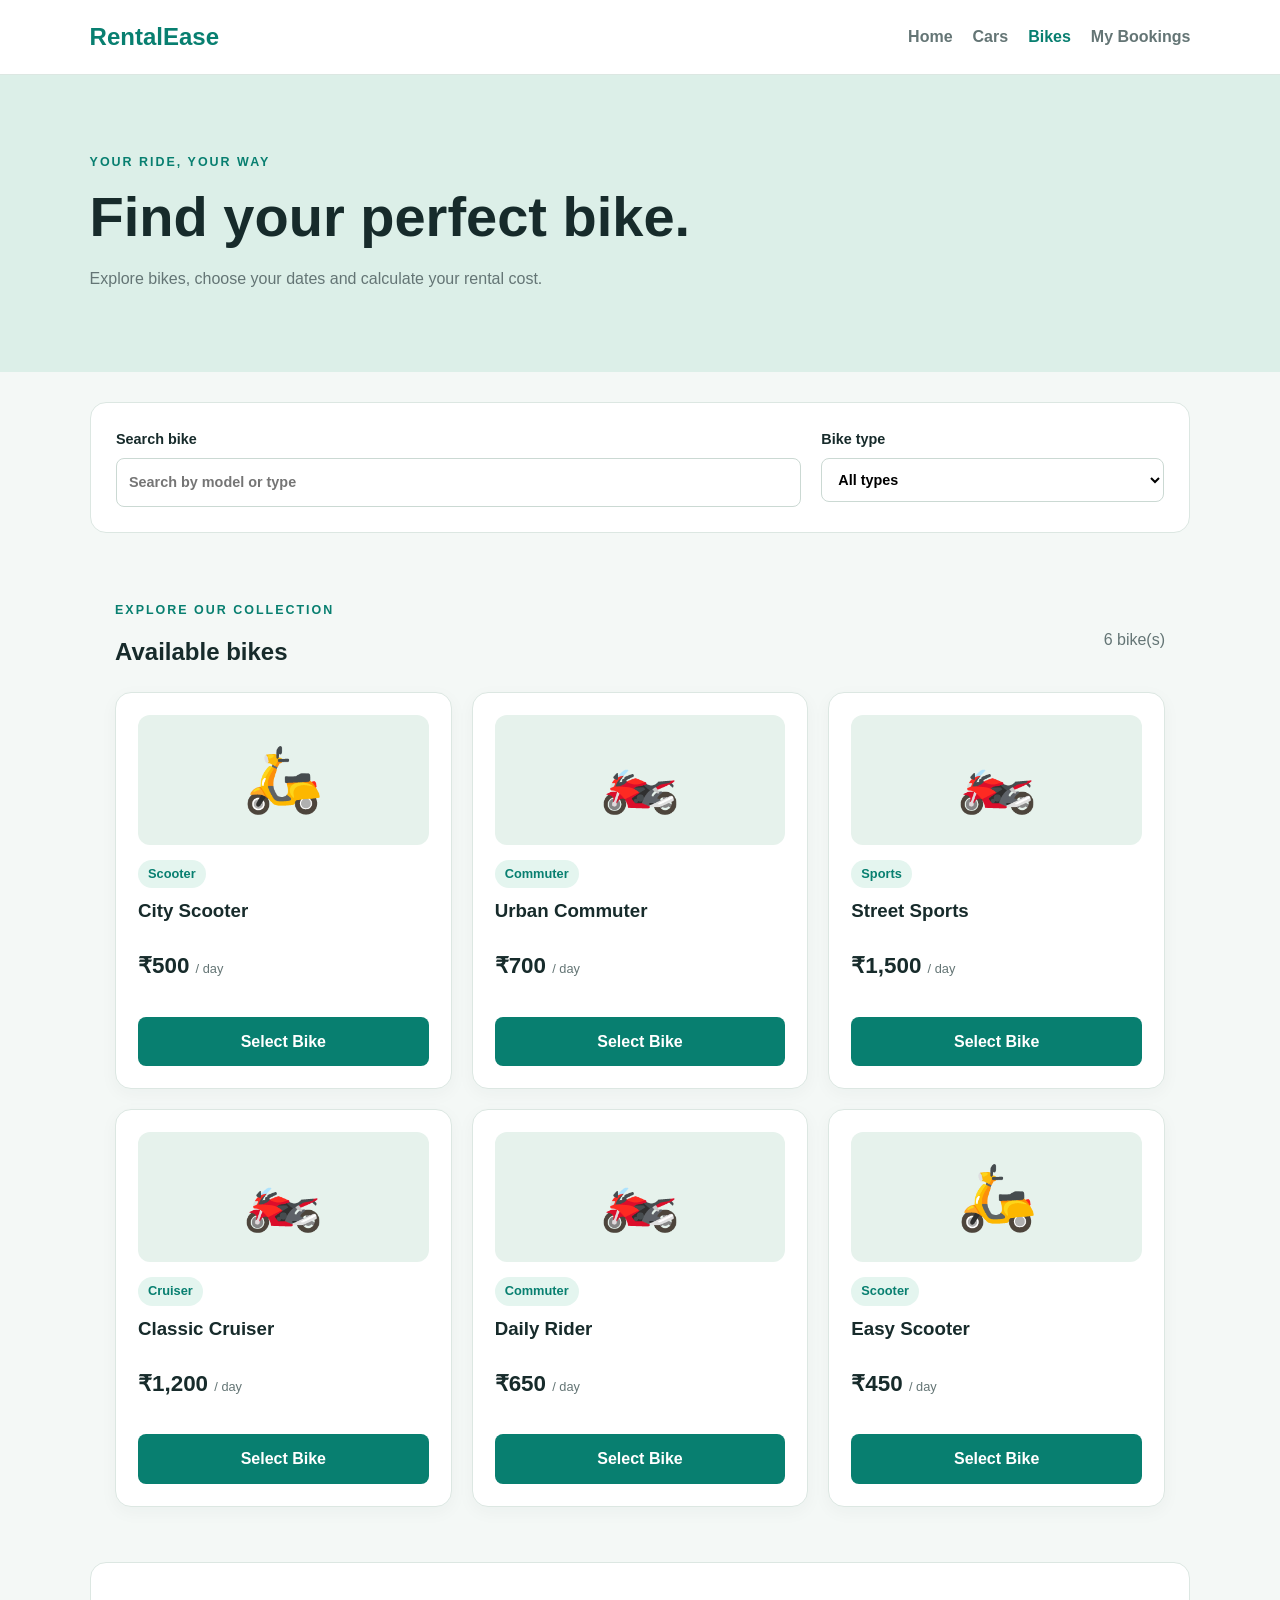
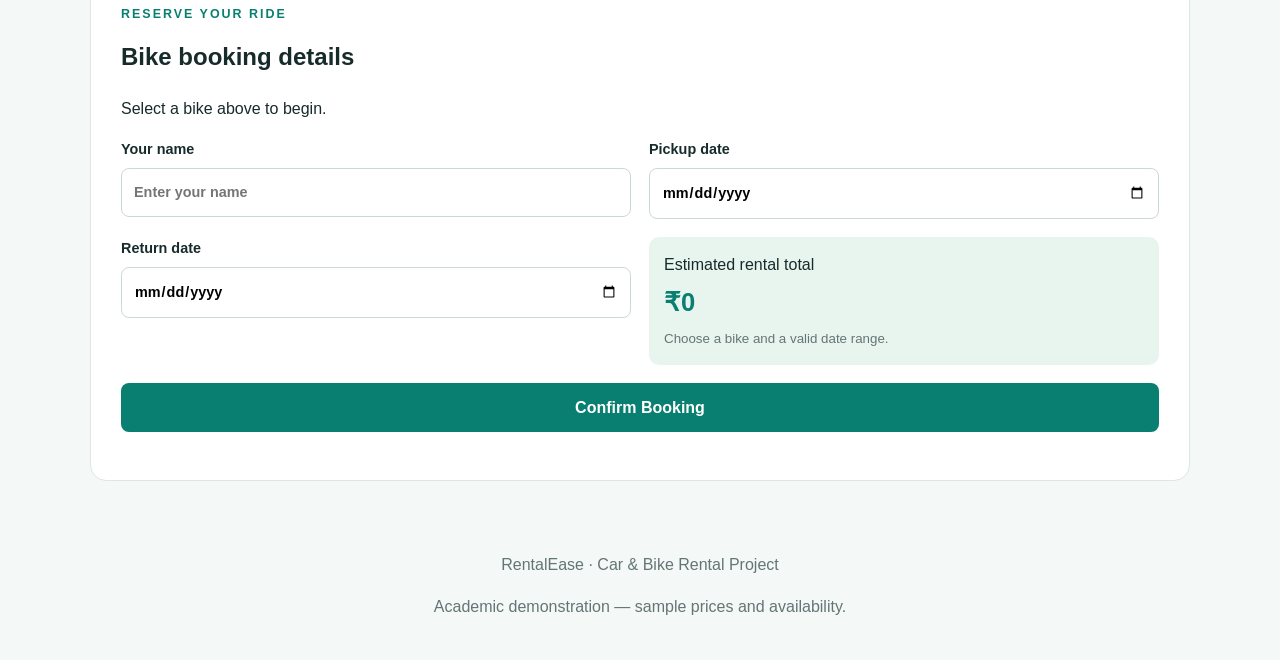
<file: bikes.html>
<!DOCTYPE html>
<html lang="en">
<head>
  <meta charset="UTF-8">
  <meta name="viewport" content="width=device-width, initial-scale=1.0">
  <title>RentalEase | Bike Rental</title>
  <link rel="stylesheet" href="css/bikes.css">
  <script src="js/bikes.js" defer></script>
</head>
<body>
  <header class="navbar">
    <a class="brand" href="index.html">RentalEase</a>
    <nav>
      <a href="index.html">Home</a>
      <a href="cars.html">Cars</a>
      <a class="active" href="bikes.html">Bikes</a>
      <a href="bookings.html">My Bookings</a>
    </nav>
  </header>

  <main>
    <section class="hero">
      <p class="eyebrow">YOUR RIDE, YOUR WAY</p>
      <h1>Find your perfect bike.</h1>
      <p>Explore bikes, choose your dates and calculate your rental cost.</p>
    </section>

    <section class="search-panel">
      <label>
        Search bike
        <input id="searchInput" type="search"
          placeholder="Search by model or type">
      </label>

      <label>
        Bike type
        <select id="typeFilter">
          <option value="all">All types</option>
          <option value="Scooter">Scooter</option>
          <option value="Commuter">Commuter</option>
          <option value="Sports">Sports</option>
          <option value="Cruiser">Cruiser</option>
        </select>
      </label>
    </section>

    <section class="catalog">
      <div class="section-heading">
        <div>
          <p class="eyebrow">EXPLORE OUR COLLECTION</p>
          <h2>Available bikes</h2>
        </div>
        <span id="resultCount">0 bikes</span>
      </div>
      <div id="bikeList" class="bike-grid"></div>
      <p id="emptyMessage" class="empty-message" hidden>
        No bikes match your search.
      </p>
    </section>

    <section class="booking-panel" id="bookingPanel">
      <p class="eyebrow">RESERVE YOUR RIDE</p>
      <h2>Bike booking details</h2>
      <p id="selectedBike">Select a bike above to begin.</p>

      <form id="bookingForm">
        <input type="hidden" id="bikeId">

        <label>
          Your name
          <input id="customerName" type="text"
            placeholder="Enter your name" required>
        </label>

        <label>
          Pickup date
          <input id="pickupDate" type="date" required>
        </label>

        <label>
          Return date
          <input id="returnDate" type="date" required>
        </label>

        <div class="cost-box">
          <span>Estimated rental total</span>
          <strong id="totalCost">₹0</strong>
          <small id="costNote">Select a bike and rental dates.</small>
        </div>

        <button type="submit" class="primary-button">
          Confirm Booking
        </button>
        <p id="formMessage" role="status" aria-live="polite"></p>
      </form>
    </section>
  </main>

  <footer>
    <p>RentalEase · Car & Bike Rental Project</p>
    <p>Academic demonstration — sample prices and availability.</p>
  </footer>
</body>
</html>
</file>
<file: css/bikes.css>
* {
  box-sizing: border-box;
}

:root {
  --ink: #172b2b;
  --muted: #647575;
  --accent: #087f70;
  --paper: #f4f8f6;
  --white: #ffffff;
  --line: #dce7e2;
}

body {
  margin: 0;
  font-family: Arial, sans-serif;
  color: var(--ink);
  background: var(--paper);
  line-height: 1.6;
}

.navbar {
  display: flex;
  justify-content: space-between;
  align-items: center;
  gap: 20px;
  padding: 18px 7%;
  background: var(--white);
  border-bottom: 1px solid var(--line);
}

.brand {
  color: var(--accent);
  font-size: 1.5rem;
  font-weight: 800;
  text-decoration: none;
}

nav {
  display: flex;
  gap: 20px;
  flex-wrap: wrap;
}

nav a {
  text-decoration: none;
  color: var(--muted);
  font-weight: 600;
}

nav a:hover,
nav a.active {
  color: var(--accent);
}

.hero {
  padding: 65px 7%;
  background: #dcefe8;
}

.eyebrow {
  color: var(--accent);
  font-size: 0.78rem;
  font-weight: 800;
  letter-spacing: 2px;
}

.hero h1 {
  max-width: 700px;
  margin: 10px 0;
  font-size: clamp(2rem, 5vw, 3.5rem);
  line-height: 1.15;
}

.hero > p:last-child {
  color: var(--muted);
}

.search-panel,
.catalog,
.booking-panel {
  max-width: 1100px;
  margin: 30px auto;
  padding: 25px;
}

.search-panel {
  display: grid;
  grid-template-columns: 2fr 1fr;
  gap: 20px;
  background: var(--white);
  border: 1px solid var(--line);
  border-radius: 16px;
}

label {
  display: block;
  font-weight: 700;
  font-size: 0.9rem;
}

input,
select {
  width: 100%;
  margin-top: 7px;
  padding: 12px;
  border: 1px solid #cbd9d3;
  border-radius: 8px;
  background: white;
  font: inherit;
}

input:focus,
select:focus {
  outline: 2px solid #80cbb9;
  outline-offset: 2px;
}

.section-heading {
  display: flex;
  justify-content: space-between;
  align-items: center;
  gap: 15px;
}

.section-heading h2,
.booking-panel h2 {
  margin-top: 0;
}

#resultCount {
  color: var(--muted);
}

.bike-grid {
  display: grid;
  grid-template-columns: repeat(3, minmax(0, 1fr));
  gap: 20px;
}

.bike-card {
  padding: 22px;
  background: var(--white);
  border: 1px solid var(--line);
  border-radius: 16px;
  box-shadow: 0 5px 18px #17372b0a;
}

.bike-illustration {
  display: grid;
  place-items: center;
  min-height: 130px;
  margin-bottom: 15px;
  border-radius: 12px;
  background: #e6f2ec;
  font-size: 4rem;
}

.bike-card h3 {
  margin: 8px 0;
}

.bike-type {
  display: inline-block;
  padding: 4px 10px;
  color: var(--accent);
  background: #e4f5ef;
  border-radius: 20px;
  font-size: 0.8rem;
  font-weight: 700;
}

.bike-price {
  font-size: 1.4rem;
  font-weight: 800;
}

.bike-price small {
  color: var(--muted);
  font-size: 0.8rem;
  font-weight: 400;
}

.primary-button {
  width: 100%;
  padding: 12px 16px;
  border: 0;
  border-radius: 8px;
  color: white;
  background: var(--accent);
  font: inherit;
  font-weight: 700;
  cursor: pointer;
}

.primary-button:hover {
  background: #056457;
}

.bike-card button {
  margin-top: 10px;
}

.empty-message {
  padding: 25px;
  color: var(--muted);
  text-align: center;
}

.booking-panel {
  padding: 30px;
  background: white;
  border: 1px solid var(--line);
  border-radius: 16px;
}

#bookingForm {
  display: grid;
  grid-template-columns: 1fr 1fr;
  gap: 18px;
}

.cost-box {
  display: flex;
  flex-direction: column;
  gap: 5px;
  padding: 15px;
  background: #e8f5ef;
  border-radius: 10px;
}

.cost-box strong {
  color: var(--accent);
  font-size: 1.6rem;
}

.cost-box small {
  color: var(--muted);
}

#bookingForm .primary-button,
#formMessage {
  grid-column: 1 / -1;
}

#formMessage {
  margin: 0;
  font-weight: 600;
}

footer {
  padding: 25px;
  color: var(--muted);
  text-align: center;
}

@media (max-width: 750px) {
  .navbar {
    align-items: flex-start;
    flex-direction: column;
  }

  .search-panel,
  #bookingForm {
    grid-template-columns: 1fr;
  }

  .bike-grid {
    grid-template-columns: 1fr;
  }

  .search-panel,
  .catalog,
  .booking-panel {
    margin: 18px 12px;
    padding: 18px;
  }
}
</file>
